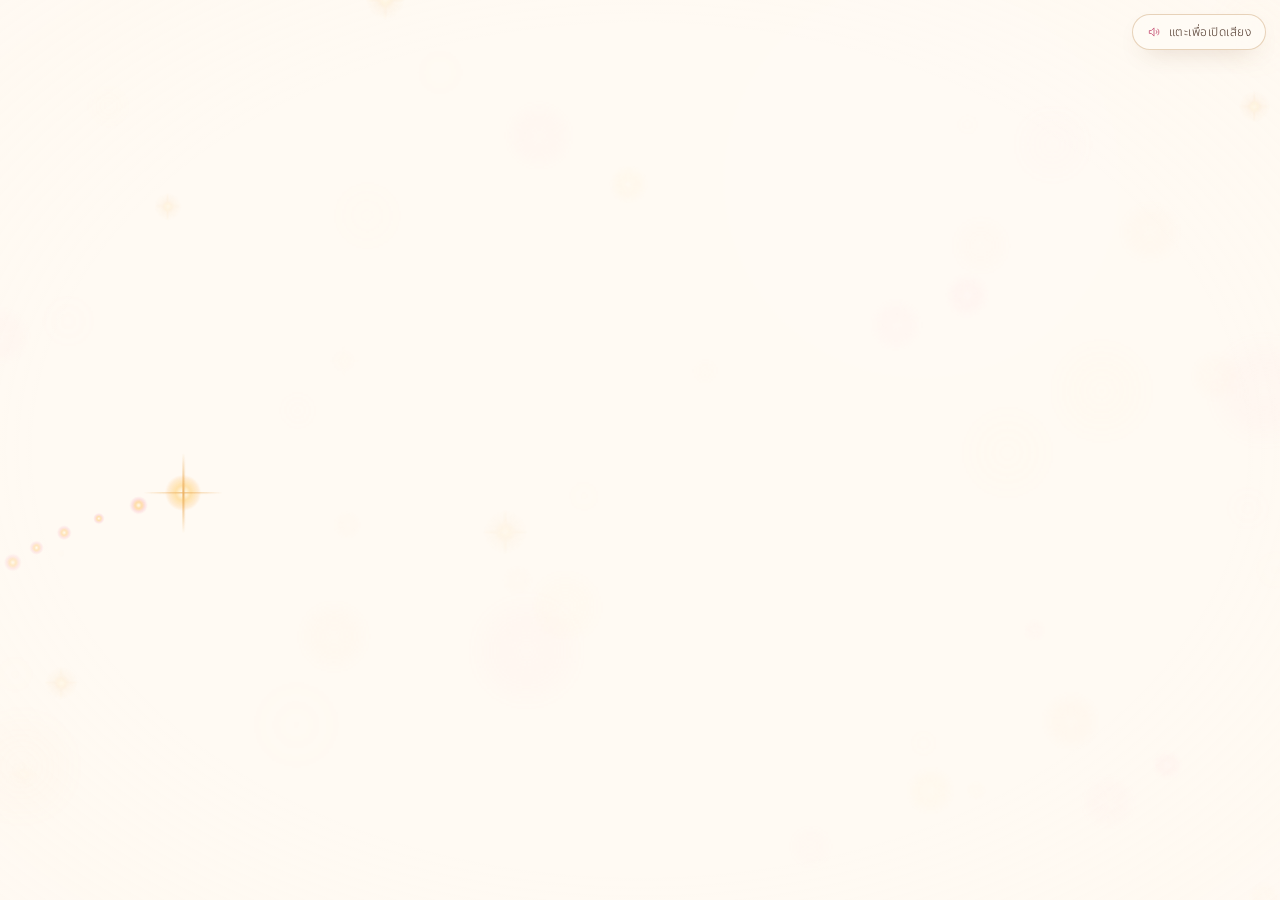
<file: index.html>
<!doctype html>
<html lang="th">
<head>
  <meta charset="utf-8">
  <meta name="viewport" content="width=device-width, initial-scale=1, viewport-fit=cover">
  <meta name="theme-color" content="#fff6ee">
  <meta name="apple-mobile-web-app-capable" content="yes">
  <title>Above the Clouds · ครอบครัวของเรา ♡ ทริปเขาค้อ</title>
  <meta name="description" content="ภาพยนตร์ครอบครัวจากทริปเขาค้อ เพชรบูรณ์ — หัวใจที่ต่อจากภาพถ่ายของเราทุกใบ · A warm family film, Khao Kho, Phetchabun.">
  <link rel="canonical" href="https://thonganek.github.io/khaoKho_TonToom_Family/">
  <!-- Link preview (LINE, Facebook, Messenger, X): the heart made of our photos -->
  <meta property="og:type" content="website">
  <meta property="og:site_name" content="Above the Clouds">
  <meta property="og:locale" content="th_TH">
  <meta property="og:url" content="https://thonganek.github.io/khaoKho_TonToom_Family/">
  <meta property="og:title" content="Above the Clouds · ครอบครัวของเรา ♡">
  <meta property="og:description" content="ภาพยนตร์ครอบครัวจากทริปเขาค้อ เพชรบูรณ์ แตะเพื่อดูภาพยนตร์ ♡">
  <meta property="og:image" content="https://thonganek.github.io/khaoKho_TonToom_Family/og-heart.jpg?v=1">
  <meta property="og:image:secure_url" content="https://thonganek.github.io/khaoKho_TonToom_Family/og-heart.jpg?v=1">
  <meta property="og:image:type" content="image/jpeg">
  <meta property="og:image:width" content="1200">
  <meta property="og:image:height" content="630">
  <meta property="og:image:alt" content="หัวใจที่ต่อจากภาพถ่ายครอบครัวทริปเขาค้อทุกใบ">
  <meta name="twitter:card" content="summary_large_image">
  <meta name="twitter:title" content="Above the Clouds · ครอบครัวของเรา ♡">
  <meta name="twitter:description" content="ภาพยนตร์ครอบครัวจากทริปเขาค้อ เพชรบูรณ์">
  <meta name="twitter:image" content="https://thonganek.github.io/khaoKho_TonToom_Family/og-heart.jpg?v=1">
  <link rel="icon" href="favicon.svg" type="image/svg+xml">
  <link rel="apple-touch-icon" href="apple-touch-icon.png">
  <link rel="preconnect" href="https://fonts.googleapis.com">
  <link rel="preconnect" href="https://fonts.gstatic.com" crossorigin>
  <link href="https://fonts.googleapis.com/css2?family=Cormorant+Garamond:ital,wght@0,300;0,400;0,500;1,300;1,400&family=Mali:wght@400;500;600&family=Manrope:wght@300;400;500&family=Noto+Sans+Thai:wght@300;400&family=Noto+Serif+Thai:wght@300;400&display=swap" rel="stylesheet">
  <link rel="stylesheet" href="style.css">
</head>
<body>
<!-- Sticker colours -->
<svg class="defs" width="0" height="0" aria-hidden="true" focusable="false">
  <defs>
    <linearGradient id="stkPink" x1="0" y1="0" x2="0" y2="1"><stop offset="0" stop-color="#ffd0dc"/><stop offset="1" stop-color="#f2809f"/></linearGradient>
    <linearGradient id="stkGold" x1="0" y1="0" x2="0" y2="1"><stop offset="0" stop-color="#ffeab0"/><stop offset="1" stop-color="#f0b24a"/></linearGradient>
    <linearGradient id="stkSky" x1="0" y1="0" x2="0" y2="1"><stop offset="0" stop-color="#d6eeff"/><stop offset="1" stop-color="#7cbff0"/></linearGradient>
  </defs>
</svg>

<div class="app" id="app">

  <!-- ============================== FILM ============================== -->
  <div class="stage" id="stage">
    <div class="canvas-root" id="canvasRoot">
      <div id="scenes"></div>
      <div class="fx fx-glow" id="fxGlow"></div>
      <div class="fx fx-rays" id="fxRays"></div>
      <canvas class="fx fx-fog" id="fxFog"></canvas>
      <div class="fx fx-fogcss" id="fxFogCss" hidden><div></div><div></div></div>
      <canvas class="fx fx-particles" id="fxParticles"></canvas>
      <div class="fx fx-leak" id="fxLeak"></div>
      <div class="fx fx-bloom" id="fxBloom"></div>
      <div class="fx fx-fade" id="fxFade"></div>
      <div class="fx fx-grade" id="fxGrade"></div>
      <div class="fx fx-vignette" id="fxVignette"></div>
      <div class="fx fx-grain" id="fxGrain"></div>
      <div class="titles" id="titles"></div>
      <div class="fx fx-black" id="fxBlack"></div>
      <div class="fx fx-white" id="fxWhite"></div>
    </div>
  </div>

  <!-- play / pause feedback (appears only when you tap) -->
  <div class="glyph" id="glyph" aria-hidden="true"></div>

  <button class="sound-hint" id="soundHint" hidden>
    <svg viewBox="0 0 24 24" fill="none" stroke="currentColor" stroke-width="1.5"><path d="M4 9.5h3.5L12 5v14l-4.5-4.5H4z"/><path d="M15.5 9a4 4 0 0 1 0 6M18 6.5a7.5 7.5 0 0 1 0 11"/></svg>
    <span>แตะเพื่อเปิดเสียง</span>
  </button>

  <!-- ============================== EDIT SUITE (P / long-press) ============================== -->
  <aside class="drawer" id="drawer" aria-label="Edit suite" aria-hidden="true">
    <header class="drawer__head">
      <div>
        <div class="drawer__kicker">Edit Suite</div>
        <h2>Above <em>the</em> Clouds</h2>
        <p id="photoCount"></p>
      </div>
      <button class="icon-btn" id="btnCloseDrawer" aria-label="Close"><svg viewBox="0 0 24 24" fill="none" stroke="currentColor" stroke-width="1.5"><path d="M6 6l12 12M18 6L6 18"/></svg></button>
    </header>

    <div class="drawer__record">
      <button class="btn btn--gold btn--block" id="btnRecord">
        <span class="rec-dot"></span><span>บันทึกเป็นวิดีโอ · Record Film</span>
      </button>
      <p>บันทึกทั้งเรื่องตั้งแต่ต้นจนจบเป็นไฟล์วิดีโอ (MP4/WebM) — เลือก “แท็บนี้” และเปิด “แชร์เสียงของแท็บ” เมื่อเบราว์เซอร์ถาม · แนะนำให้กดเต็มจอก่อนเพื่อความคมชัดสูงสุด</p>
    </div>

    <div class="drawer__tools">
      <button class="chip" id="btnMusic" title="Background music (MP3, WAV)">
        <svg viewBox="0 0 24 24" fill="none" stroke="currentColor" stroke-width="1.4"><path d="M9 18V5l11-2v13"/><circle cx="6.5" cy="18" r="2.5"/><circle cx="17.5" cy="16" r="2.5"/></svg>
        <span class="label" id="musicLabel">Add Music</span>
        <span class="x" id="musicRemove" hidden title="Remove music">×</span>
      </button>
      <button class="chip is-on" id="btnScore" title="Built-in piano score">
        <svg viewBox="0 0 24 24" fill="none" stroke="currentColor" stroke-width="1.4"><rect x="3.5" y="5" width="17" height="14" rx="1"/><path d="M8 5v8M12 5v8M16 5v8"/></svg>
        <span class="label">Score · ดนตรีประกอบ</span>
      </button>
      <label class="volume" title="Volume">
        <svg viewBox="0 0 24 24" fill="none" stroke="currentColor" stroke-width="1.4"><path d="M4 9.5h3.5L12 5v14l-4.5-4.5H4z"/><path d="M15.5 9a4 4 0 0 1 0 6"/></svg>
        <input type="range" id="volume" min="0" max="100" value="80" aria-label="Volume">
      </label>
    </div>
    <p class="drawer__hint">แตะภาพเพื่อข้ามไปช่วงนั้น · กดค้างแล้วลากเพื่อเรียงใหม่ (จะเปลี่ยนเป็นการตัดต่ออัตโนมัติ)<br>
      แตะจอ = เล่น/หยุด · แตะสองครั้ง = เต็มจอ · กดค้าง = เปิดแผงนี้<br>
      Space · ← → บท · F เต็มจอ · M เสียง · P แผงนี้</p>
    <div class="drawer__list" id="gallery"></div>
    <footer class="drawer__foot">
      <button class="btn btn--small" id="btnResetOrder">Reset Edit</button>
      <button class="btn btn--small" id="btnChangeFolder">Select Folder</button>
    </footer>
  </aside>

  <!-- ============================== LOADER / FALLBACK ============================== -->
  <div class="loader" id="loader">
    <div class="loader__title">Above <em>the</em> Clouds</div>
    <div class="loader__line"><span id="loaderBar"></span></div>
    <div class="loader__status" id="loaderStatus">กำลังเตรียมภาพถ่าย…</div>
    <div class="loader__fallback" id="loaderFallback" hidden>
      <p>เบราว์เซอร์ไม่สามารถเปิดภาพจากโฟลเดอร์ได้โดยอัตโนมัติ<br>กรุณาเลือกโฟลเดอร์
        <code></code></p>
      <button class="btn btn--gold" id="btnSelectFolder">Select Folder</button>
    </div>
  </div>

  <div class="toast" id="toast" role="status" aria-live="polite"></div>
</div>

<input type="file" id="folderInput" webkitdirectory directory multiple accept=".jpg,.jpeg,.png,.webp,image/jpeg,image/png,image/webp">
<input type="file" id="musicInput" accept=".mp3,.wav,audio/mpeg,audio/wav,audio/x-wav,audio/wave">

<!-- photos-manifest.js: auto-generated list of ./คัดแล้ว (build-manifest.ps1 / .js)
     film-edit.js: the curated edit, chapter by chapter -->
<script src="photos-manifest.js"></script>
<script src="film-edit.js"></script>
<script src="script.js"></script>
</body>
</html>
</file>
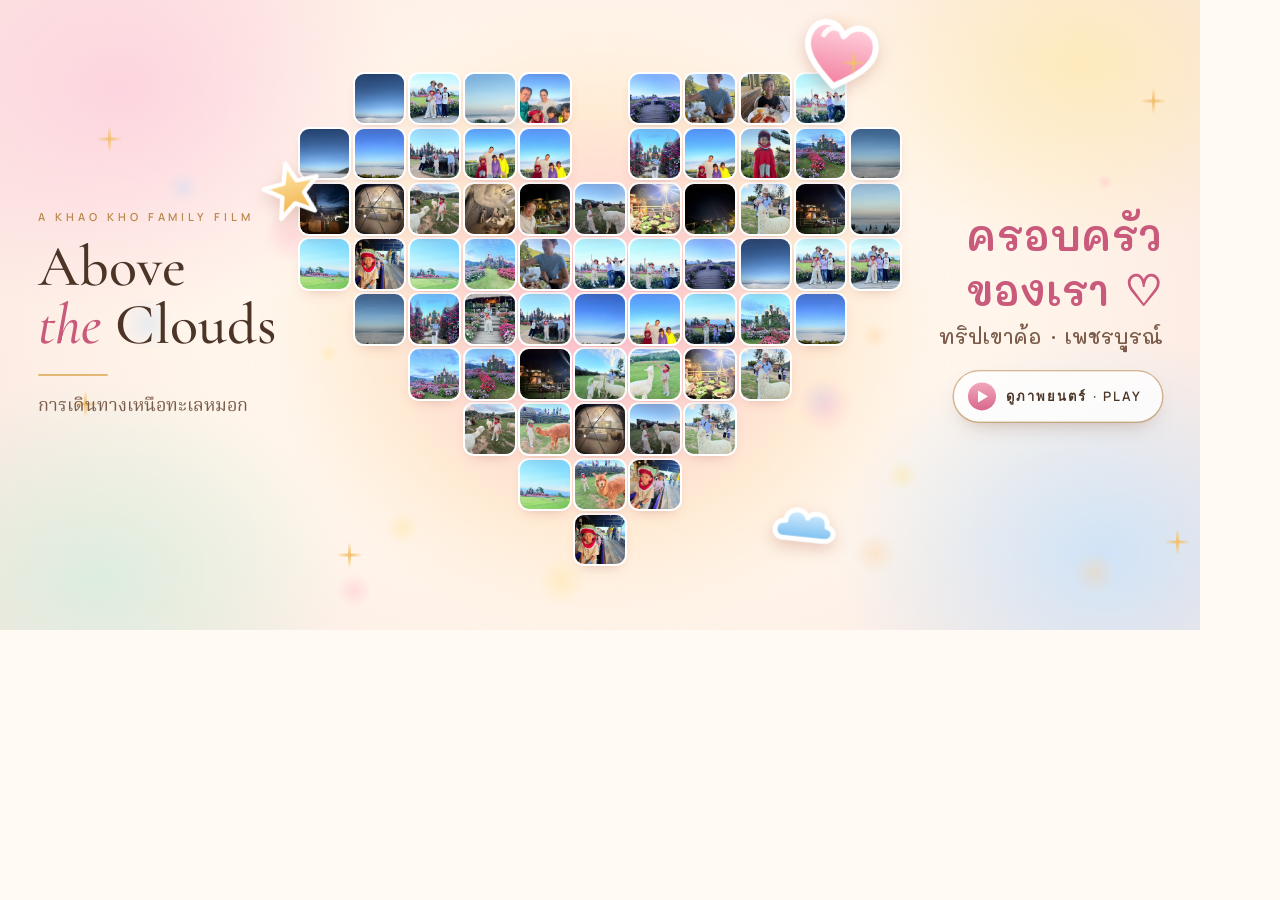
<file: share-card.html>
<!doctype html>
<html lang="th">
<head>
<meta charset="utf-8">
<meta name="viewport" content="width=1200">
<title>Above the Clouds — share card</title>
<!-- The picture shown when the film's link is shared (LINE, Facebook, ...).
     build-share-image.ps1 photographs this page into og-heart.jpg (1200×630)
     and apple-touch-icon.png (#square). The heart is made of the album's own
     photos; nothing is generated or altered. -->
<link href="https://fonts.googleapis.com/css2?family=Cormorant+Garamond:ital,wght@0,400;0,500;1,400;1,500&family=Mali:wght@500;600&family=Manrope:wght@500;600&family=Noto+Serif+Thai:wght@400&display=block" rel="stylesheet">
<style>
  :root { --cocoa: #4c3427; --cocoa-soft: #7b5c4a; --rose: #c95a7c; --gold: #b9884c; }
  * { margin: 0; padding: 0; box-sizing: border-box; }
  html, body { width: 1200px; height: 630px; overflow: hidden; background: #fffaf3; }
  .card {
    position: relative; width: 1200px; height: 630px; overflow: hidden;
    background:
      radial-gradient(34% 52% at 10% 14%, rgba(253, 208, 222, 0.85), transparent 70%),
      radial-gradient(32% 50% at 92% 88%, rgba(200, 226, 250, 0.85), transparent 70%),
      radial-gradient(30% 44% at 90% 10%, rgba(253, 234, 182, 0.85), transparent 70%),
      radial-gradient(30% 46% at 8% 92%, rgba(210, 238, 220, 0.75), transparent 70%),
      radial-gradient(60% 80% at 50% 50%, #fffdf8 0%, #fff4ea 60%, #fbe7e1 100%);
    font-family: "Manrope", sans-serif;
  }
  .glow { position: absolute; border-radius: 50%; background: radial-gradient(closest-side, rgba(255, 176, 198, 0.8), rgba(255, 220, 170, 0.4) 55%, transparent 78%); filter: blur(24px); }
  .tile { position: absolute; border-radius: 9px; overflow: hidden; background: #fff; box-shadow: 0 0 0 2px #fff, 0 6px 14px -6px rgba(170, 90, 80, 0.45); }
  .tile img { display: block; width: 100%; height: 100%; object-fit: cover; }
  .bokeh { position: absolute; border-radius: 50%; }
  .spark { position: absolute; width: 26px; height: 26px; }
  .spark::before, .spark::after { content: ""; position: absolute; left: 50%; top: 0; width: 3px; height: 100%; margin-left: -1.5px; border-radius: 2px; background: linear-gradient(180deg, transparent, #f2c071 50%, transparent); }
  .spark::after { transform: rotate(90deg); }
  .sticker { position: absolute; filter: drop-shadow(0 6px 8px rgba(170, 90, 70, 0.28)); }
  .left { position: absolute; left: 38px; top: 50%; transform: translateY(-50%); width: 262px; color: var(--cocoa); }
  .eyebrow { font-weight: 600; font-size: 11px; letter-spacing: 0.36em; text-transform: uppercase; color: var(--gold); }
  .name { font-family: "Cormorant Garamond", serif; font-weight: 500; font-size: 58px; line-height: 1; margin-top: 14px; }
  .name em { font-style: italic; color: var(--rose); }
  .rule { width: 70px; height: 2px; border-radius: 2px; background: #e3b874; margin: 20px 0 16px; }
  .th { font-family: "Noto Serif Thai", serif; font-size: 18px; color: var(--cocoa-soft); }
  .right { position: absolute; right: 38px; top: 50%; transform: translateY(-50%); width: 262px; text-align: right; color: var(--cocoa); }
  .hand { font-family: "Mali", cursive; font-weight: 600; font-size: 42px; line-height: 1.3; color: var(--rose); }
  .sub { font-family: "Mali", cursive; font-weight: 500; font-size: 20px; color: var(--cocoa-soft); margin-top: 6px; }
  .play { display: inline-flex; align-items: center; gap: 10px; margin-top: 22px; padding: 11px 20px 11px 14px; border-radius: 999px;
    background: rgba(255, 255, 255, 0.82); box-shadow: 0 0 0 1.5px rgba(185, 136, 76, 0.55), 0 10px 22px -12px rgba(120, 70, 40, 0.5);
    font-weight: 600; font-size: 13px; letter-spacing: 0.16em; text-transform: uppercase; color: var(--cocoa); }
  .play i { display: grid; place-items: center; width: 28px; height: 28px; border-radius: 50%; background: linear-gradient(180deg, #f2a7bd, #d9688b); }
  .play i::before { content: ""; margin-left: 3px; border-left: 10px solid #fff; border-top: 6.5px solid transparent; border-bottom: 6.5px solid transparent; }
  /* #square: the heart alone, for the home-screen icon */
  html.sq, body.sq, .sq .card { width: 512px; height: 512px; }
</style>
</head>
<body>
<div class="card" id="card"></div>
<script src="photos-manifest.js"></script>
<script src="film-edit.js"></script>
<script>
(() => {
  const square = location.hash === '#square';
  if (square) { document.documentElement.classList.add('sq'); document.body.classList.add('sq'); }
  const CW = square ? 512 : 1200, CH = square ? 512 : 630;
  const card = document.getElementById('card');
  const M = window.PHOTO_MANIFEST || { files: [] }, EDIT = window.FILM_EDIT || {};
  const folder = (M.folder || '').split('/').filter(Boolean).map(encodeURIComponent).join('/');
  const url = n => (folder ? folder + '/' : '') + encodeURIComponent(n);
  const numOf = n => { const m = /_(\d+)\.[a-z0-9]+$/i.exec(n); return m ? m[1] : n; };
  const byNum = new Map(M.files.map(n => [numOf(n), n]));
  const focus = EDIT.focus || {};

  // photos in the order the film shows them: the key art first, then chapter by chapter
  const film = [], seen = new Set();
  const push = n => { const f = byNum.get(String(n)); if (f && !seen.has(f)) { seen.add(f); film.push(f); } };
  push(EDIT.key);
  (EDIT.chapters || []).forEach(ch => (ch.shots || []).forEach(s => (s.photos || []).forEach(push)));
  M.files.forEach(f => { if (!seen.has(f)) { seen.add(f); film.push(f); } });

  // the same parametric heart as the film
  const HEART = [];
  for (let i = 0; i < 240; i++) {
    const t = (i / 240) * Math.PI * 2;
    HEART.push([(16 * Math.pow(Math.sin(t), 3)) / 17, (13 * Math.cos(t) - 5 * Math.cos(2 * t) - 2 * Math.cos(3 * t) - Math.cos(4 * t)) / 17]);
  }
  const inside = (x, y) => {
    let c = false;
    for (let i = 0, j = HEART.length - 1; i < HEART.length; j = i++) {
      const [xi, yi] = HEART[i], [xj, yj] = HEART[j];
      if ((yi > y) !== (yj > y) && x < ((xj - xi) * (y - yi)) / (yj - yi) + xi) c = !c;
    }
    return c;
  };
  const grid = s => {
    const pts = [], K = Math.ceil(1.2 / s) + 1;
    for (let j = -K; j <= K; j++) for (let i = -K; i <= K; i++) { const x = i * s, y = -0.15 + j * s; if (inside(x, y)) pts.push([x, y]); }
    return pts;
  };
  let lo = 0.04, hi = 0.6, pts = grid(lo);
  for (let it = 0; it < 28; it++) { const s = (lo + hi) / 2, p = grid(s); if (p.length >= Math.max(film.length, 64)) { lo = s; pts = p; } else hi = s; }

  const HS = square ? 430 : 530, hx = CW / 2, hy = CH / 2 + (square ? 6 : 4);
  const unit = HS / 1.72, size = lo * unit * 0.9;
  const glow = document.createElement('div');
  glow.className = 'glow';
  glow.style.cssText = `left:${hx - HS * 0.8}px;top:${hy - HS * 0.72}px;width:${HS * 1.6}px;height:${HS * 1.44}px`;
  card.append(glow);

  // soft bokeh and golden sparkles
  const rnd = (() => { let s = 7; return () => (s = (s * 16807) % 2147483647) / 2147483647; })();
  const tints = ['rgba(255,176,200,0.35)', 'rgba(255,206,150,0.35)', 'rgba(255,226,140,0.35)', 'rgba(190,220,250,0.35)'];
  for (let i = 0; i < 16; i++) {
    const b = document.createElement('div'), r = 16 + rnd() * 46;
    b.className = 'bokeh';
    b.style.cssText = `left:${rnd() * CW - r / 2}px;top:${rnd() * CH - r / 2}px;width:${r}px;height:${r}px;background:radial-gradient(closest-side, ${tints[i % 4]}, transparent)`;
    card.append(b);
  }

  // tiles fill from the bottom tip, row by row; the key art sits at the centre
  const tiles = pts.map(p => ({ x: hx + p[0] * unit, y: hy - (p[1] + 0.15) * unit }));
  const rows = new Map();
  tiles.forEach((t, i) => { const k = Math.round(t.y); if (!rows.has(k)) rows.set(k, []); rows.get(k).push(i); });
  const fill = [];
  [...rows.keys()].sort((a, b) => b - a).forEach((k, r) => { const row = rows.get(k).sort((a, b) => tiles[a].x - tiles[b].x); if (r % 2) row.reverse(); fill.push(...row); });
  let keyTile = fill[0], best = Infinity;
  tiles.forEach((t, i) => { const d = Math.hypot(t.x - hx, t.y - (hy - 0.05 * unit)); if (d < best) { best = d; keyTile = i; } });
  const assign = new Array(tiles.length).fill(null);
  assign[keyTile] = film[0];
  const rest = fill.filter(i => i !== keyTile), m = film.length - 1;
  for (let k = 0; k < m; k++) { const ti = rest[Math.min(rest.length - 1, Math.floor((k * rest.length) / Math.max(1, m)))]; if (!assign[ti]) assign[ti] = film[k + 1]; }
  rest.forEach((ti, q) => { if (!assign[ti]) { const k = Math.round((q * m) / Math.max(1, rest.length)); assign[ti] = film[1 + ((k + Math.floor(m / 2)) % Math.max(1, m))] || film[0]; } });

  tiles.forEach((t, i) => {
    const el = document.createElement('div');
    el.className = 'tile';
    el.style.cssText = `left:${t.x - size / 2}px;top:${t.y - size / 2}px;width:${size}px;height:${size}px`;
    const img = document.createElement('img');
    img.src = url(assign[i]);
    const f = focus[numOf(assign[i])] || [50, 42];
    img.style.objectPosition = `${f[0]}% ${f[1]}%`;
    el.append(img);
    card.append(el);
  });

  const sticker = (svg, x, y, s, rot) => {
    const el = document.createElement('div');
    el.className = 'sticker';
    el.style.cssText = `left:${x - s / 2}px;top:${y - s / 2}px;width:${s}px;height:${s}px;transform:rotate(${rot}deg)`;
    el.innerHTML = `<svg viewBox="0 0 100 100" width="${s}" height="${s}"><defs>
      <linearGradient id="p${x | 0}" x1="0" y1="0" x2="0" y2="1"><stop offset="0" stop-color="#ffd0dc"/><stop offset="1" stop-color="#f2809f"/></linearGradient>
      <linearGradient id="g${x | 0}" x1="0" y1="0" x2="0" y2="1"><stop offset="0" stop-color="#ffeab0"/><stop offset="1" stop-color="#f0b24a"/></linearGradient>
      <linearGradient id="s${x | 0}" x1="0" y1="0" x2="0" y2="1"><stop offset="0" stop-color="#d6eeff"/><stop offset="1" stop-color="#7cbff0"/></linearGradient></defs>${svg(x | 0)}</svg>`;
    card.append(el);
  };
  const HEARTS = id => `<path d="M50 88 C 24 70, 4 52, 12 30 C 19 13, 40 11, 50 29 C 60 11, 81 13, 88 30 C 96 52, 76 70, 50 88 Z" fill="url(#p${id})" stroke="#fff" stroke-width="7" stroke-linejoin="round"/><path d="M27 32 C 29 25, 35 21, 41 22" fill="none" stroke="rgba(255,255,255,.9)" stroke-width="6" stroke-linecap="round"/>`;
  const STAR = id => `<path d="M50 6 L61 37 L94 38 L68 58 L78 91 L50 72 L22 91 L32 58 L6 38 L39 37 Z" fill="url(#g${id})" stroke="#fff" stroke-width="7" stroke-linejoin="round"/>`;
  const CLOUD = id => `<path d="M24 74 C 8 74, 8 50, 26 50 C 26 32, 50 28, 56 44 C 62 32, 86 36, 84 54 C 98 56, 96 74, 80 74 Z" fill="url(#s${id})" stroke="#fff" stroke-width="7" stroke-linejoin="round"/>`;
  sticker(HEARTS, hx + 0.78 * unit, hy - 0.86 * unit, square ? 74 : 86, 12);
  sticker(STAR, hx - 1.0 * unit, hy - 0.42 * unit, square ? 54 : 62, -14);
  sticker(CLOUD, hx + 0.66 * unit, hy + 0.66 * unit, square ? 62 : 72, 6);
  [[0.08, 0.2], [0.95, 0.14], [0.28, 0.86], [0.7, 0.08], [0.06, 0.62], [0.97, 0.84]].forEach(([x, y]) => {
    const s = document.createElement('div');
    s.className = 'spark';
    s.style.cssText = `left:${x * CW}px;top:${y * CH}px`;
    card.append(s);
  });

  if (!square) {
    const left = document.createElement('div');
    left.className = 'left';
    left.innerHTML = '<div class="eyebrow">A Khao Kho Family Film</div><div class="name">Above<br><em>the</em> Clouds</div><div class="rule"></div><div class="th">การเดินทางเหนือทะเลหมอก</div>';
    const right = document.createElement('div');
    right.className = 'right';
    right.innerHTML = '<div class="hand">ครอบครัว<br>ของเรา ♡</div><div class="sub">ทริปเขาค้อ · เพชรบูรณ์</div><div class="play"><i></i>ดูภาพยนตร์ · Play</div>';
    card.append(left, right);
  }
})();
</script>
</body>
</html>
</file>
<file: style.css>
/* ==========================================================================
   ABOVE THE CLOUDS — a warm family film · light and airy throughout
   ========================================================================== */

:root {
  --cream: #fffaf3;
  --paper: #fbf4ea;
  --cocoa: #4c3427;
  --cocoa-soft: #7b5c4a;
  --rose: #c95a7c;
  --rose-soft: #ec9ab2;
  --gold: #b9884c;
  --gold-soft: #e3b874;
  --line: rgba(185, 136, 76, 0.3);
  --text: #4c3427;
  --text-dim: rgba(76, 52, 39, 0.62);
  --haze: 255, 251, 245;                       /* light haze behind words */

  --f-serif: "Cormorant Garamond", "Playfair Display", Georgia, serif;
  --f-sans: "Manrope", "Noto Sans Thai", "Helvetica Neue", Arial, sans-serif;
  --f-thai: "Noto Serif Thai", "Cormorant Garamond", serif;
  --f-hand: "Mali", "Noto Sans Thai", cursive;
  --f-ui: "Noto Sans Thai", "Manrope", "Helvetica Neue", Arial, sans-serif;

  --ease: cubic-bezier(0.22, 0.61, 0.36, 1);
}

* { box-sizing: border-box; margin: 0; padding: 0; }
html { -webkit-text-size-adjust: 100%; text-size-adjust: 100%; }
html, body {
  width: 100%; height: 100%; overflow: hidden;
  background: var(--cream); color: var(--text);
  font-family: var(--f-ui); font-weight: 300;
  -webkit-font-smoothing: antialiased;
  -webkit-tap-highlight-color: transparent;
  -webkit-user-select: none; user-select: none;
  overscroll-behavior: none;
}
button { font: inherit; color: inherit; background: none; border: 0; cursor: pointer; }
input[type="file"] { display: none; }
[hidden] { display: none !important; }
:focus-visible { outline: 1px solid var(--gold); outline-offset: 3px; }
.defs { position: absolute; width: 0; height: 0; overflow: hidden; }

.app { position: fixed; inset: 0; overflow: hidden; background: var(--cream); }
.app.is-idle, .app.is-idle * { cursor: none !important; }

/* ==========================================================================
   FILM CANVAS — 1080 on the short side, zoomed to cover any screen
   ========================================================================== */
.stage { position: absolute; inset: 0; overflow: hidden; background: var(--cream); touch-action: manipulation; }
.stage.zoomed { display: flex; align-items: center; justify-content: center; }
.canvas-root {
  position: absolute; left: 0; top: 0; width: 1920px; height: 1080px;
  transform-origin: 0 0; overflow: hidden; background: var(--cream); contain: strict;
}
.stage.zoomed .canvas-root { position: relative; left: auto; top: auto; flex: none; transform: none; }
#scenes { position: absolute; inset: 0; z-index: 0; isolation: isolate; }
.scene { position: absolute; inset: 0; display: none; overflow: hidden; will-change: transform, opacity; }
.scene.is-visible { display: block; }
.cam { position: absolute; inset: 0; overflow: hidden; }
.layer { position: absolute; inset: 0; }

/* ---------- Photographs ---------- */
.pb { position: absolute; overflow: hidden; transform-origin: 50% 50%; will-change: transform, opacity; }
.kb { position: absolute; inset: 0; transform-origin: 50% 50%; will-change: transform; }
.kb img { position: absolute; left: 0; top: 0; display: block; width: 100%; height: 100%; object-fit: cover; object-position: 50% 40%; }
.kb .ph-glow { filter: blur(18px) brightness(1.12) saturate(1.1); mix-blend-mode: screen; opacity: 0.26; }
.pb--key .kb { transform-origin: 50% 72%; }

/* the photograph's own colours, softly out of focus and lifted towards light */
.field { position: absolute; left: -8%; top: -8%; width: 116%; height: 116%; will-change: transform; }
.field__mini { display: block; width: 100%; height: 100%; object-fit: cover; filter: blur(14px) saturate(1.3) brightness(1.06); }
.lite .field__mini { filter: none; }
.field__tone { position: absolute; inset: 0; background: radial-gradient(90% 85% at 50% 42%, rgba(var(--haze), 0.32), rgba(var(--haze), 0.6) 100%); }
.field--lift .field__tone { background: radial-gradient(90% 85% at 50% 45%, rgba(var(--haze), 0.56), rgba(var(--haze), 0.78) 100%); }

/* dream: the whole photo, edges melting into the field (two nested feathers) */
.dream {
  position: absolute; will-change: transform, opacity;
  -webkit-mask-image: linear-gradient(90deg, transparent 0%, #000 11%, #000 89%, transparent 100%);
  mask-image: linear-gradient(90deg, transparent 0%, #000 11%, #000 89%, transparent 100%);
}
.dream__in {
  position: absolute; inset: 0; overflow: hidden;
  -webkit-mask-image: linear-gradient(180deg, transparent 0%, #000 13%, #000 87%, transparent 100%);
  mask-image: linear-gradient(180deg, transparent 0%, #000 13%, #000 87%, transparent 100%);
}

/* soft card: rounded, soft shadow, an aura of the photo's own colours */
.sc { position: absolute; border-radius: 30px; transform-origin: 50% 50%; will-change: transform, opacity; opacity: 0;
  box-shadow: 0 46px 90px -40px rgba(130, 76, 44, 0.42), 0 16px 34px -16px rgba(130, 76, 44, 0.22); }
.sc__aura { position: absolute; inset: -5%; z-index: -1; border-radius: 60px; overflow: hidden; opacity: 0.66; filter: blur(36px) saturate(1.6) brightness(1.12); }
.sc__aura canvas { display: block; width: 100%; height: 100%; object-fit: cover; }
.sc__clip { position: absolute; inset: 0; border-radius: inherit; overflow: hidden; isolation: isolate; -webkit-mask-image: -webkit-radial-gradient(white, black); }
.sc__clip::after {
  content: ""; position: absolute; inset: 0; z-index: 3; border-radius: inherit; pointer-events: none;
  box-shadow: inset 0 0 0 1px rgba(255, 255, 255, 0.4), inset 0 2px 0 rgba(255, 255, 255, 0.4), inset 0 0 60px rgba(255, 240, 220, 0.16);
}
.sc--small { border-radius: 22px; }

/* prismatic sheen that glides across a print once */
.sheen {
  position: absolute; inset: 0; z-index: 2; pointer-events: none;
  background: linear-gradient(115deg, transparent 30%, rgba(255, 196, 222, 0.18) 41%, rgba(255, 252, 240, 0.42) 47%, rgba(186, 230, 255, 0.2) 53%, transparent 64%);
  mix-blend-mode: screen; transform: translate3d(-130%, 0, 0); will-change: transform;
}

/* polaroid on a scrapbook page */
.pol {
  position: absolute; border-radius: 10px; transform-origin: 50% 40%; will-change: transform, opacity; opacity: 0;
  background: linear-gradient(180deg, #fffefb, #fbf5ec);
  box-shadow: 0 36px 70px -30px rgba(120, 70, 30, 0.42), 0 10px 22px -8px rgba(120, 70, 30, 0.2), inset 0 0 0 1px rgba(150, 110, 70, 0.1);
}
.pol__ph { position: absolute; overflow: hidden; border-radius: 5px; box-shadow: inset 0 0 0 1px rgba(0, 0, 0, 0.05); }
.pol__cap { position: absolute; left: 50%; transform: translateX(-50%); white-space: nowrap; font-size: 34px; color: var(--cocoa-soft); }

.paper {
  position: absolute; inset: 0;
  background:
    radial-gradient(42% 52% at 10% 16%, rgba(246, 190, 204, 0.42), transparent 70%),
    radial-gradient(40% 50% at 90% 86%, rgba(188, 216, 242, 0.46), transparent 70%),
    radial-gradient(34% 44% at 84% 10%, rgba(246, 227, 166, 0.4), transparent 70%),
    radial-gradient(36% 44% at 14% 92%, rgba(191, 227, 208, 0.38), transparent 70%),
    linear-gradient(180deg, #fffaf3, #f8efe2);
}
.paper::before {
  content: ""; position: absolute; inset: 0; opacity: 0.45; mix-blend-mode: multiply;
  background-image: url("data:image/svg+xml,%3Csvg xmlns='http://www.w3.org/2000/svg' width='300' height='300'%3E%3Cfilter id='p'%3E%3CfeTurbulence type='fractalNoise' baseFrequency='0.8' numOctaves='3' stitchTiles='stitch'/%3E%3CfeColorMatrix values='0 0 0 0 0.55 0 0 0 0 0.45 0 0 0 0 0.35 0 0 0 0.1 0'/%3E%3C/filter%3E%3Crect width='100%25' height='100%25' filter='url(%23p)'/%3E%3C/svg%3E");
}
.lite .paper::before { display: none; }

/* washi tape */
.tape {
  position: absolute; width: 150px; height: 40px; opacity: 0; will-change: transform, opacity; z-index: 4;
  background:
    repeating-linear-gradient(-45deg, rgba(255, 255, 255, 0.34) 0 7px, rgba(255, 255, 255, 0) 7px 14px),
    linear-gradient(180deg, rgba(255, 255, 255, 0.25), rgba(255, 255, 255, 0)),
    var(--tc, #f6c1cc);
  clip-path: polygon(1% 12%, 4% 0, 9% 8%, 14% 0, 86% 2%, 91% 9%, 96% 0, 99% 14%, 100% 86%, 96% 100%, 91% 92%, 86% 100%, 14% 98%, 9% 91%, 4% 100%, 0 88%);
  mix-blend-mode: multiply;
}

/* hand-drawn doodles: strokes that draw themselves */
.doodle { position: absolute; overflow: visible; pointer-events: none; opacity: 0;
  filter: drop-shadow(0 0 3px rgba(var(--haze), 0.95)) drop-shadow(0 1px 1px rgba(120, 80, 40, 0.22)); }
.doodle path { fill: none; stroke: var(--dc, #e0a95e); stroke-width: var(--sw, 4); stroke-linecap: round; stroke-linejoin: round; stroke-dasharray: 1 1; stroke-dashoffset: 1; }
.doodle--inline { position: relative; display: block; }

/* stickers that pop */
.sticker { position: absolute; opacity: 0; z-index: 5; will-change: transform, opacity; filter: drop-shadow(0 8px 12px rgba(170, 90, 70, 0.24)); }
.sticker svg { display: block; width: 100%; height: 100%; overflow: visible; }
.sticker--inline { position: relative; display: inline-block; flex: none; width: 74px; height: 74px; margin-left: 18px; }

/* handwriting */
.hand { font-family: var(--f-hand); font-weight: 500; white-space: nowrap; opacity: 0; }

/* hidden sparkles: tiny stars twinkling on the lights of a photograph */
.glint { position: absolute; width: var(--gs, 40px); height: var(--gs, 40px); margin: calc(var(--gs, 40px) / -2) 0 0 calc(var(--gs, 40px) / -2); pointer-events: none; mix-blend-mode: screen; opacity: 0; will-change: transform, opacity; }
.glint::before, .glint::after { content: ""; position: absolute; left: 0; top: 50%; width: 100%; height: 2px; margin-top: -1px; border-radius: 2px; background: linear-gradient(90deg, transparent, rgba(255, 250, 232, 0.95) 50%, transparent); }
.glint::after { transform: rotate(90deg); }
.glint i { position: absolute; inset: 28%; border-radius: 50%; background: radial-gradient(closest-side, #fff, rgba(255, 224, 160, 0.6) 45%, transparent); }

/* fairy dust: a fleeting trail of golden light */
.dust { position: absolute; pointer-events: none; visibility: hidden; }
.dust i { position: absolute; left: 0; top: 0; width: 20px; height: 20px; margin: -10px 0 0 -10px; border-radius: 50%; opacity: 0; will-change: transform, opacity;
  background: radial-gradient(closest-side, #fffdf4, rgba(255, 208, 128, 0.95) 34%, rgba(246, 150, 172, 0.35) 68%, transparent); }
.dust i.head { width: 54px; height: 54px; margin: -27px 0 0 -27px;
  background: radial-gradient(closest-side, #fff, rgba(255, 220, 150, 0.9) 30%, rgba(255, 196, 120, 0.25) 60%, transparent 72%); }
.dust i.head::before, .dust i.head::after { content: ""; position: absolute; left: -30%; top: 50%; width: 160%; height: 2px; margin-top: -1px; background: linear-gradient(90deg, transparent, rgba(236, 170, 80, 0.95) 50%, transparent); }
.dust i.head::after { transform: rotate(90deg); }

/* ---------- The heart: every photograph as a tile ---------- */
.heart-stage { position: absolute; inset: 0; display: none; opacity: 0;
  background:
    radial-gradient(40% 46% at 16% 18%, rgba(253, 212, 226, 0.72), transparent 70%),
    radial-gradient(38% 44% at 86% 84%, rgba(204, 228, 250, 0.72), transparent 70%),
    radial-gradient(34% 40% at 88% 14%, rgba(253, 236, 186, 0.72), transparent 70%),
    radial-gradient(36% 42% at 12% 86%, rgba(212, 238, 222, 0.62), transparent 70%),
    radial-gradient(72% 72% at 50% 48%, #fffdf8 0%, #fff5ec 55%, #fbe8e2 100%); }
.heart-glow { position: absolute; border-radius: 50%; background: radial-gradient(closest-side, rgba(255, 178, 200, 0.85), rgba(255, 220, 170, 0.42) 55%, transparent 78%); filter: blur(30px); opacity: 0; }
.heart-tiles { position: absolute; inset: 0; will-change: transform; }
.tile { position: absolute; border-radius: 16px; overflow: hidden; background: #fff;
  box-shadow: 0 0 0 3px #fff, 0 10px 22px -10px rgba(170, 90, 80, 0.4); }
.tile canvas { display: block; width: 100%; height: 100%; }
.tile::after { content: ""; position: absolute; inset: 0; background: rgba(255, 250, 245, 0.5); opacity: 0; transition: opacity 0.9s var(--ease); }
.tile.is-dim::after { opacity: 1; }
.tile.is-focus { z-index: 3; box-shadow: 0 0 0 3px #fff, 0 0 0 7px rgba(255, 208, 128, 0.85), 0 0 40px 12px rgba(255, 186, 150, 0.8); }
.tile.is-focus::after { opacity: 0; }

/* the photo scattering into small tiles that swirl home */
.shards { position: absolute; inset: 0; z-index: 5000; pointer-events: none; }
.shard { position: absolute; left: 0; top: 0; border-radius: 10px; will-change: transform, opacity;
  box-shadow: 0 0 0 2px rgba(255, 255, 255, 0.95), 0 12px 24px -12px rgba(150, 80, 60, 0.42); }

/* ---------- Legibility: soft light hazes behind words (never dark) ---------- */
.shade { position: absolute; inset: 0; pointer-events: none; opacity: 0; }
.shade--chapter { background: linear-gradient(90deg, rgba(var(--haze), 0.9) 0%, rgba(var(--haze), 0.66) 34%, rgba(var(--haze), 0.18) 62%, rgba(var(--haze), 0) 80%); }
.shade--center { background: radial-gradient(60% 56% at 50% 50%, rgba(var(--haze), 0.88), rgba(var(--haze), 0.52) 60%, rgba(var(--haze), 0) 88%); }
.shade--bottom { background: linear-gradient(0deg, rgba(var(--haze), 0.92) 0%, rgba(var(--haze), 0.62) 22%, rgba(var(--haze), 0) 46%); }
.shade--title { background: radial-gradient(64% 46% at 50% 50%, rgba(var(--haze), 0.82), rgba(var(--haze), 0.52) 55%, rgba(var(--haze), 0) 100%); }
.is-portrait .shade--chapter { background: radial-gradient(78% 40% at 50% 50%, rgba(var(--haze), 0.9), rgba(var(--haze), 0.5) 60%, rgba(var(--haze), 0) 90%); }
.is-portrait .shade--title { background: radial-gradient(90% 34% at 50% 50%, rgba(var(--haze), 0.86), rgba(var(--haze), 0.5) 60%, rgba(var(--haze), 0) 100%); }
.note-shade { background: radial-gradient(closest-side, rgba(var(--haze), 0.9), rgba(var(--haze), 0.5) 60%, rgba(var(--haze), 0)); }

/* ==========================================================================
   TYPOGRAPHY — warm cocoa and rose with a soft light halo
   ========================================================================== */
.titles { position: absolute; inset: 0; pointer-events: none; }
.m { overflow: hidden; padding: 0 0.14em 0.14em; margin-left: -0.14em; margin-right: -0.14em; margin-bottom: -0.14em; }
.mi { will-change: transform, opacity; }
.tb { position: absolute; visibility: hidden; will-change: transform, opacity; }
.tb .m--rule { overflow: visible; padding: 0; margin-left: 0; margin-right: 0; margin-bottom: 0; }
.tb .m--rule .mi { height: 1px; background: var(--gold); transform-origin: 0 50%; transform: scaleX(0); }

/* cold-open cards */
.card { left: 0; right: 0; top: 50%; text-align: center; color: var(--cocoa); text-shadow: 0 0 24px rgba(var(--haze), 0.95); }
.card__en { font-family: var(--f-sans); font-weight: 500; font-size: 46px; letter-spacing: 0.34em; text-transform: uppercase; margin-right: -0.34em; }
.card__th { font-family: var(--f-thai); font-weight: 300; font-size: 30px; letter-spacing: 0.06em; margin-top: 18px; color: var(--cocoa-soft); }
.card--small .card__en { font-size: 16px; letter-spacing: 0.66em; margin-right: -0.66em; color: var(--gold); }
.card--small .card__th { font-size: 20px; margin-top: 14px; color: var(--cocoa-soft); }
.is-portrait .card__en { font-size: 34px; letter-spacing: 0.22em; margin-right: -0.22em; }

/* film title */
.title { left: 0; right: 0; top: 50%; text-align: center; color: var(--cocoa);
  text-shadow: 0 0 28px rgba(var(--haze), 0.95), 0 0 3px rgba(var(--haze), 0.9); }
.title__eyebrow { font-family: var(--f-sans); font-weight: 500; font-size: 15px; letter-spacing: 0.62em; text-transform: uppercase; margin-right: -0.62em; color: var(--gold); }
.title__main { font-family: var(--f-serif); font-weight: 400; font-size: 156px; line-height: 1.02; letter-spacing: 0.005em; margin-top: 22px; }
.title__main .w { display: inline-block; white-space: nowrap; }
.title__main .w--em { font-style: italic; color: var(--rose); }
.title__main .ch { display: inline-block; opacity: 0; will-change: transform, opacity, filter; }
.title__rule .mi { width: 96px; margin: 34px auto 0; transform-origin: 50% 50%; }
.title__th { font-family: var(--f-thai); font-weight: 400; font-size: 32px; letter-spacing: 0.08em; margin-top: 26px; color: var(--cocoa-soft); }
.title__foot { font-family: var(--f-sans); font-weight: 500; font-size: 13px; letter-spacing: 0.5em; text-transform: uppercase; margin-top: 30px; margin-right: -0.5em; color: var(--gold); }
.is-portrait .title__main { font-size: 112px; }

/* chapter title: number, handwriting, serif English, a squiggle and a sticker */
.chap { position: absolute; color: var(--cocoa); opacity: 0; text-shadow: 0 0 22px rgba(var(--haze), 0.95), 0 0 3px rgba(var(--haze), 0.9); }
.chap--left { left: 140px; top: 50%; }
.chap--center { left: 50%; top: 50%; text-align: center; }
.chap__num { font-family: var(--f-sans); font-weight: 500; font-size: 14px; letter-spacing: 0.52em; text-transform: uppercase; color: var(--gold); }
.chap__num b { font-weight: 600; color: var(--cocoa); }
.chap__handrow { display: flex; align-items: center; margin-top: 16px; }
.chap--center .chap__handrow { justify-content: center; }
.chap__hand { font-size: 106px; line-height: 1.3; color: var(--rose); }
.chap__en { font-family: var(--f-serif); font-style: italic; font-weight: 500; font-size: 46px; margin-top: 2px; color: var(--cocoa-soft); }
.chap__swash { width: 300px; height: 60px; margin-top: 10px; --dc: var(--gold-soft); --sw: 2.4; }
.chap--center .chap__swash { margin-left: auto; margin-right: auto; }
.is-portrait .chap__hand { font-size: 96px; }

/* narration */
.line { left: 0; right: 0; bottom: 116px; text-align: center; color: var(--cocoa); text-shadow: 0 0 22px rgba(var(--haze), 0.95), 0 0 3px rgba(var(--haze), 0.9); }
.line__en { font-family: var(--f-serif); font-style: italic; font-weight: 500; font-size: 44px; letter-spacing: 0.01em; }
.line__th { font-family: var(--f-thai); font-weight: 400; font-size: 25px; letter-spacing: 0.05em; margin-top: 12px; color: var(--cocoa-soft); }
.is-portrait .line { left: 60px; right: 60px; bottom: 9%; }
.is-portrait .line__en { font-size: 40px; }

/* handwritten note beside or over a photo */
.note { position: absolute; color: var(--rose); opacity: 0; text-shadow: 0 0 18px rgba(var(--haze), 0.95), 0 0 3px rgba(var(--haze), 0.9); }
.note--center { transform: translate(-50%, -50%) rotate(var(--rot, 0deg)); }
.note--left { transform: translate(0, -50%) rotate(var(--rot, 0deg)); }
.note--right { transform: translate(-100%, -50%) rotate(var(--rot, 0deg)); }
.note__hand { font-size: 62px; }
.note__star { position: absolute; left: -46px; top: -38px; --dc: var(--gold-soft); }
.note--right .note__star { left: auto; right: -46px; }

/* caption column beside a card */
.capcol { position: absolute; top: 50%; transform: translateY(-50%); width: 600px; color: var(--cocoa); opacity: 0; text-shadow: 0 0 20px rgba(var(--haze), 0.95), 0 0 3px rgba(var(--haze), 0.9); }
.capcol--r { text-align: right; }
.capcol--c { left: 70px; right: 70px; width: auto; text-align: center; transform: none; }
.capcol__idx { font-family: var(--f-sans); font-weight: 600; font-size: 13px; letter-spacing: 0.42em; color: var(--gold); }
.capcol__idx span { color: var(--cocoa-soft); }
.capcol__hand { display: inline-block; font-size: 76px; line-height: 1.3; margin-top: 14px; color: var(--rose); }
.capcol__en { font-family: var(--f-serif); font-style: italic; font-weight: 500; font-size: 38px; color: var(--cocoa-soft); }
.capcol__doodle { width: 80px; height: 80px; margin-top: 18px; --dc: var(--rose-soft); --sw: 4.6; }
.capcol--r .capcol__doodle { margin-left: auto; }
.capcol--c .capcol__doodle { margin-left: auto; margin-right: auto; }

.paircap { position: absolute; left: 50%; transform: translate(-50%, -50%); font-size: 68px; color: var(--rose); text-shadow: 0 0 20px rgba(var(--haze), 0.95), 0 0 3px rgba(var(--haze), 0.9); }
.albumtitle { position: absolute; left: 50%; transform: translate(-50%, -50%); font-size: 84px; color: var(--cocoa-soft); }

/* finale text */
.fin { position: absolute; top: 50%; color: var(--cocoa); max-width: 860px; opacity: 0; }
.fin--port { left: 60px; right: 60px; text-align: center; max-width: none; }
.fin__handrow { display: flex; align-items: center; gap: 18px; }
.fin--port .fin__handrow { justify-content: center; }
.fin__hand { font-size: 86px; line-height: 1.3; color: var(--rose); }
.fin__heart { flex: none; width: 92px; height: 92px; --dc: #e6839f; --sw: 4.6; }
.fin__title { font-family: var(--f-serif); font-weight: 300; font-size: 108px; line-height: 1.02; color: var(--cocoa); }
.fin__title em { font-style: italic; color: var(--gold); }
.fin__rule { height: 1px; width: 130px; background: var(--gold-soft); margin: 26px 0 22px; transform-origin: 0 50%; transform: scaleX(0); }
.fin--port .fin__rule { margin-left: auto; margin-right: auto; transform-origin: 50% 50%; }
.fin__meta { font-family: var(--f-sans); font-weight: 500; font-size: 14px; letter-spacing: 0.5em; text-transform: uppercase; color: var(--gold); }
.fin__th { font-family: var(--f-thai); font-weight: 400; font-size: 34px; margin-top: 18px; color: var(--cocoa-soft); }
.is-portrait .fin__title { font-size: 92px; }

/* ==========================================================================
   FINISHING — light, mist, particles, a soft grade (every layer stays light)
   ========================================================================== */
.fx { position: absolute; inset: 0; pointer-events: none; }
.fx-glow {
  left: -900px; top: -900px; right: auto; bottom: auto; width: 1800px; height: 1800px;
  background: radial-gradient(closest-side, rgba(255, 236, 204, 0.72), rgba(255, 210, 176, 0.24) 45%, transparent 75%);
  mix-blend-mode: screen; opacity: 0; will-change: transform, opacity;
}
.fx-rays {
  left: -25%; top: -60%; width: 150%; height: 190%;
  background: repeating-conic-gradient(from 95deg at 20% 0%, rgba(255, 236, 196, 0) 0deg, rgba(255, 236, 196, 0.24) 2.5deg, rgba(255, 236, 196, 0) 6deg, rgba(255, 236, 196, 0) 9deg);
  -webkit-mask-image: radial-gradient(70% 60% at 22% 2%, #000 0%, rgba(0, 0, 0, 0.35) 55%, transparent 100%);
  mask-image: radial-gradient(70% 60% at 22% 2%, #000 0%, rgba(0, 0, 0, 0.35) 55%, transparent 100%);
  filter: blur(14px); mix-blend-mode: screen; opacity: 0;
  transform-origin: 20% 0%; will-change: transform, opacity;
}
.fx-fog { width: 1920px; height: 1080px; }
.fx-fogcss { opacity: 0; }
.fx-fogcss div {
  position: absolute; left: -50%; width: 200%; height: 100%;
  background:
    radial-gradient(28% 22% at 20% 70%, rgba(252, 250, 248, 0.6), transparent 70%),
    radial-gradient(30% 20% at 55% 80%, rgba(252, 250, 248, 0.5), transparent 70%),
    radial-gradient(26% 24% at 85% 60%, rgba(252, 250, 248, 0.45), transparent 70%);
  filter: blur(20px); will-change: transform;
}
.fx-leak {
  left: -30%; top: -30%; width: 160%; height: 160%;
  background:
    radial-gradient(30% 42% at 18% 32%, rgba(255, 170, 110, 0.6), transparent 70%),
    radial-gradient(26% 36% at 84% 68%, rgba(255, 140, 180, 0.42), transparent 70%),
    radial-gradient(24% 30% at 58% 16%, rgba(255, 232, 176, 0.6), transparent 70%);
  mix-blend-mode: screen; opacity: 0; will-change: transform, opacity;
}
.fx-bloom { background: radial-gradient(90% 90% at 50% 45%, rgba(255, 253, 246, 1), rgba(255, 240, 218, 0.85)); mix-blend-mode: screen; opacity: 0; }
.fx-fade { background: #7a5e4d; mix-blend-mode: lighten; opacity: 0; }            /* lifts the shadows */
.fx-grade { background: linear-gradient(180deg, rgba(255, 216, 176, 0.6), rgba(255, 200, 204, 0.32) 55%, rgba(176, 196, 236, 0.4)); mix-blend-mode: soft-light; opacity: 0; }
.fx-vignette { background: radial-gradient(84% 84% at 50% 50%, rgba(var(--haze), 0) 56%, rgba(255, 246, 236, 0.92) 100%); opacity: 0.2; }
.fx-grain {
  inset: -50%;
  background-image: url("data:image/svg+xml,%3Csvg xmlns='http://www.w3.org/2000/svg' width='220' height='220'%3E%3Cfilter id='n'%3E%3CfeTurbulence type='fractalNoise' baseFrequency='0.9' numOctaves='2' stitchTiles='stitch'/%3E%3CfeColorMatrix values='0 0 0 0 0.5 0 0 0 0 0.5 0 0 0 0 0.5 0 0 0 1.4 0'/%3E%3C/filter%3E%3Crect width='100%25' height='100%25' filter='url(%23n)'/%3E%3C/svg%3E");
  mix-blend-mode: overlay; opacity: 0;
}
.fx-black { background: #fffaf3; opacity: 0; }
.fx-white { background: radial-gradient(90% 90% at 50% 50%, #fffdf8, #fbf1e4); opacity: 0; }

/* ==========================================================================
   INTERACTION FEEDBACK — no control bar, only what a tap asks for
   ========================================================================== */
.glyph {
  position: absolute; left: 50%; top: 50%; z-index: 22; width: 112px; height: 112px; margin: -56px 0 0 -56px;
  display: grid; place-items: center; border-radius: 50%; pointer-events: none;
  background: rgba(255, 251, 245, 0.6); border: 1px solid rgba(185, 136, 76, 0.45); color: var(--cocoa);
  box-shadow: 0 16px 40px -18px rgba(120, 70, 40, 0.4);
  -webkit-backdrop-filter: blur(12px); backdrop-filter: blur(12px);
  opacity: 0; transform: scale(0.9);
}
.glyph.is-on { animation: glyph 1.1s var(--ease) forwards; }
.glyph svg { width: 40px; height: 40px; }
@keyframes glyph { 0% { opacity: 0; transform: scale(0.86); } 18% { opacity: 1; transform: scale(1); } 70% { opacity: 1; } 100% { opacity: 0; transform: scale(1.06); } }

.sound-hint {
  position: absolute; z-index: 25;
  top: max(14px, env(safe-area-inset-top)); right: max(14px, env(safe-area-inset-right));
  display: inline-flex; align-items: center; gap: 8px;
  padding: 8px 14px; border-radius: 30px;
  background: rgba(255, 251, 245, 0.72); border: 1px solid rgba(185, 136, 76, 0.35);
  box-shadow: 0 10px 26px -14px rgba(120, 70, 40, 0.45);
  -webkit-backdrop-filter: blur(12px); backdrop-filter: blur(12px);
  font-size: 12px; letter-spacing: 0.04em; color: var(--cocoa);
  transition: opacity 1.2s var(--ease);
}
.sound-hint.is-fading { opacity: 0; }
.sound-hint svg { width: 14px; height: 14px; color: var(--rose); }
.app.is-recording .sound-hint, .app.is-recording .toast, .app.is-recording .glyph { display: none !important; }
.rec-dot { display: inline-block; width: 9px; height: 9px; border-radius: 50%; background: #e0453a; }

.icon-btn { width: 40px; height: 40px; display: inline-grid; place-items: center; border-radius: 50%; color: var(--cocoa-soft); transition: color 0.4s var(--ease), background 0.4s var(--ease); }
.icon-btn:hover { color: var(--gold); background: rgba(185, 136, 76, 0.1); }
.icon-btn svg { width: 18px; height: 18px; }

/* ==========================================================================
   EDIT SUITE (drawer)
   ========================================================================== */
.drawer {
  position: absolute; z-index: 30; top: 0; right: 0; bottom: 0; width: min(440px, 100%);
  display: flex; flex-direction: column;
  background: rgba(255, 250, 244, 0.95); color: var(--cocoa);
  -webkit-backdrop-filter: blur(20px); backdrop-filter: blur(20px);
  border-left: 1px solid var(--line);
  box-shadow: -30px 0 60px -40px rgba(120, 70, 40, 0.35);
  transform: translateX(105%); visibility: hidden;
  transition: transform 0.7s var(--ease), visibility 0s linear 0.7s;
  padding-top: env(safe-area-inset-top);
  -webkit-user-select: none; user-select: none;
}
.drawer.is-open { transform: none; visibility: visible; transition: transform 0.7s var(--ease), visibility 0s; }
.drawer__head { display: flex; justify-content: space-between; align-items: flex-start; padding: 22px 20px 6px 24px; }
.drawer__kicker { font-family: var(--f-sans); font-weight: 600; font-size: 10px; letter-spacing: 0.42em; text-transform: uppercase; color: var(--gold); }
.drawer__head h2 { font-family: var(--f-serif); font-weight: 400; font-size: 34px; margin-top: 4px; }
.drawer__head h2 em { font-style: italic; color: var(--rose); }
.drawer__head p { font-size: 12px; color: var(--text-dim); margin-top: 2px; }
.drawer__record { padding: 12px 24px 6px; }
.drawer__record p { font-size: 11.5px; line-height: 1.65; color: var(--text-dim); margin-top: 10px; }
.drawer__tools { display: flex; flex-wrap: wrap; gap: 8px 10px; align-items: center; padding: 12px 24px 8px; }
.drawer__hint { padding: 4px 24px 12px; font-size: 11.5px; line-height: 1.7; color: var(--text-dim); }
.drawer__list { flex: 1; overflow-y: auto; padding: 0 20px 20px 24px; -webkit-overflow-scrolling: touch; }
.drawer__foot { display: flex; gap: 10px; padding: 14px 24px max(16px, env(safe-area-inset-bottom)); border-top: 1px solid rgba(76, 52, 39, 0.08); }

.chip {
  display: inline-flex; align-items: center; gap: 8px; height: 34px; padding: 0 14px; max-width: 240px;
  border: 1px solid rgba(76, 52, 39, 0.16); border-radius: 20px; background: rgba(255, 255, 255, 0.5);
  font-size: 11.5px; letter-spacing: 0.06em; color: var(--text-dim);
}
.chip.is-on { border-color: rgba(185, 136, 76, 0.6); color: var(--gold); }
.chip svg { width: 14px; height: 14px; flex: none; }
.chip .label { overflow: hidden; text-overflow: ellipsis; white-space: nowrap; }
.chip .x { margin-left: 2px; opacity: 0.6; font-size: 15px; line-height: 1; }
.volume { display: inline-flex; align-items: center; gap: 8px; color: var(--text-dim); }
.volume svg { width: 16px; height: 16px; }
input[type="range"] { -webkit-appearance: none; appearance: none; width: 100px; height: 20px; background: transparent; cursor: pointer; }
input[type="range"]::-webkit-slider-runnable-track { height: 1px; background: rgba(76, 52, 39, 0.28); }
input[type="range"]::-webkit-slider-thumb { -webkit-appearance: none; width: 13px; height: 13px; margin-top: -6px; border-radius: 50%; background: var(--gold); }
input[type="range"]::-moz-range-track { height: 1px; background: rgba(76, 52, 39, 0.28); }
input[type="range"]::-moz-range-thumb { width: 13px; height: 13px; border-radius: 50%; background: var(--gold); border: 0; }

.btn {
  display: inline-flex; align-items: center; justify-content: center; gap: 0.7em; padding: 0.95em 2em;
  font-family: var(--f-sans); font-weight: 600; font-size: 11.5px; letter-spacing: 0.22em; text-transform: uppercase;
  border: 1px solid rgba(185, 136, 76, 0.5); color: var(--cocoa); border-radius: 999px;
  transition: border-color 0.5s var(--ease), background 0.5s var(--ease);
}
.btn:hover { border-color: var(--gold); background: rgba(185, 136, 76, 0.08); }
.btn--small { padding: 0.75em 1.2em; font-size: 10.5px; letter-spacing: 0.18em; flex: 1; }
.btn--gold { background: linear-gradient(180deg, #f3d9a4, #dcb06a); border-color: #c99a55; color: #3a2616; }
.btn--block { width: 100%; }

.group { margin-bottom: 18px; }
.group__head { display: flex; align-items: baseline; gap: 10px; margin-bottom: 8px; }
.group__head .n { font-family: var(--f-serif); font-size: 19px; color: var(--gold); }
.group__head .t { font-size: 11px; letter-spacing: 0.06em; color: var(--text-dim); white-space: nowrap; overflow: hidden; text-overflow: ellipsis; }
.group.is-current .group__head .t { color: var(--rose); }
.group__items { display: grid; grid-template-columns: repeat(4, 1fr); gap: 6px; }

.thumb { position: relative; aspect-ratio: 1; overflow: hidden; border-radius: 8px; background: #efe5d8; cursor: grab; touch-action: pan-y; -webkit-touch-callout: none; }
.thumb img { width: 100%; height: 100%; object-fit: cover; display: block; pointer-events: none; }
.thumb__n { position: absolute; left: 5px; top: 4px; font-family: var(--f-sans); font-size: 10px; color: #fff; text-shadow: 0 1px 4px rgba(0, 0, 0, 0.6); }
.thumb.is-key { cursor: pointer; box-shadow: inset 0 0 0 2px var(--gold); }
.thumb.is-dragging { opacity: 0.25; }
.thumb.drop-before { box-shadow: inset 3px 0 0 var(--gold); }
.thumb.drop-after { box-shadow: inset -3px 0 0 var(--gold); }
.thumb.is-playing::after { content: ""; position: absolute; inset: 0; border: 2px solid var(--rose); border-radius: 8px; }
.drag-ghost { position: fixed; z-index: 100; width: 76px; height: 76px; border-radius: 10px; overflow: hidden; pointer-events: none; box-shadow: 0 16px 40px rgba(120, 70, 40, 0.35); border: 2px solid #fff; transform: translate(-50%, -60%) scale(1.08); }
.drag-ghost img { width: 100%; height: 100%; object-fit: cover; }

/* ==========================================================================
   LOADER & TOAST
   ========================================================================== */
.loader {
  position: absolute; inset: 0; z-index: 40;
  display: flex; flex-direction: column; align-items: center; justify-content: center; gap: 22px;
  padding: 24px; text-align: center; color: var(--cocoa);
  background:
    radial-gradient(40% 46% at 16% 18%, rgba(253, 212, 226, 0.6), transparent 70%),
    radial-gradient(38% 44% at 86% 84%, rgba(204, 228, 250, 0.6), transparent 70%),
    radial-gradient(72% 72% at 50% 48%, #fffdf8 0%, #fff5ec 60%, #fbebe4 100%);
  transition: opacity 0.6s var(--ease), visibility 0.6s;
}
.loader.is-done { opacity: 0; visibility: hidden; }
.loader__title { font-family: var(--f-serif); font-weight: 400; font-size: clamp(30px, 5vw, 54px); }
.loader__title em { font-style: italic; color: var(--rose); }
.loader__line { width: 180px; height: 2px; border-radius: 2px; background: rgba(185, 136, 76, 0.18); overflow: hidden; }
.loader__line span { display: block; height: 100%; width: 0; background: linear-gradient(90deg, var(--rose-soft), var(--gold-soft)); transition: width 0.3s var(--ease); }
.loader__status { font-size: 12px; letter-spacing: 0.1em; color: var(--text-dim); }
.loader__fallback p { font-size: 14px; line-height: 1.8; color: var(--cocoa-soft); margin-bottom: 20px; }
.loader__fallback code { display: block; font-family: var(--f-ui); font-size: 12px; color: var(--text-dim); word-break: break-all; }

.toast {
  position: absolute; left: 50%; top: max(18px, env(safe-area-inset-top)); z-index: 60;
  transform: translate(-50%, -16px); padding: 11px 18px; border-radius: 14px;
  background: rgba(255, 251, 245, 0.95); border: 1px solid var(--line);
  box-shadow: 0 14px 34px -16px rgba(120, 70, 40, 0.4);
  font-size: 12.5px; color: var(--cocoa); opacity: 0; pointer-events: none; max-width: calc(100vw - 32px);
  transition: opacity 0.5s var(--ease), transform 0.5s var(--ease);
}
.toast.is-on { opacity: 1; transform: translate(-50%, 0); }
</file>
